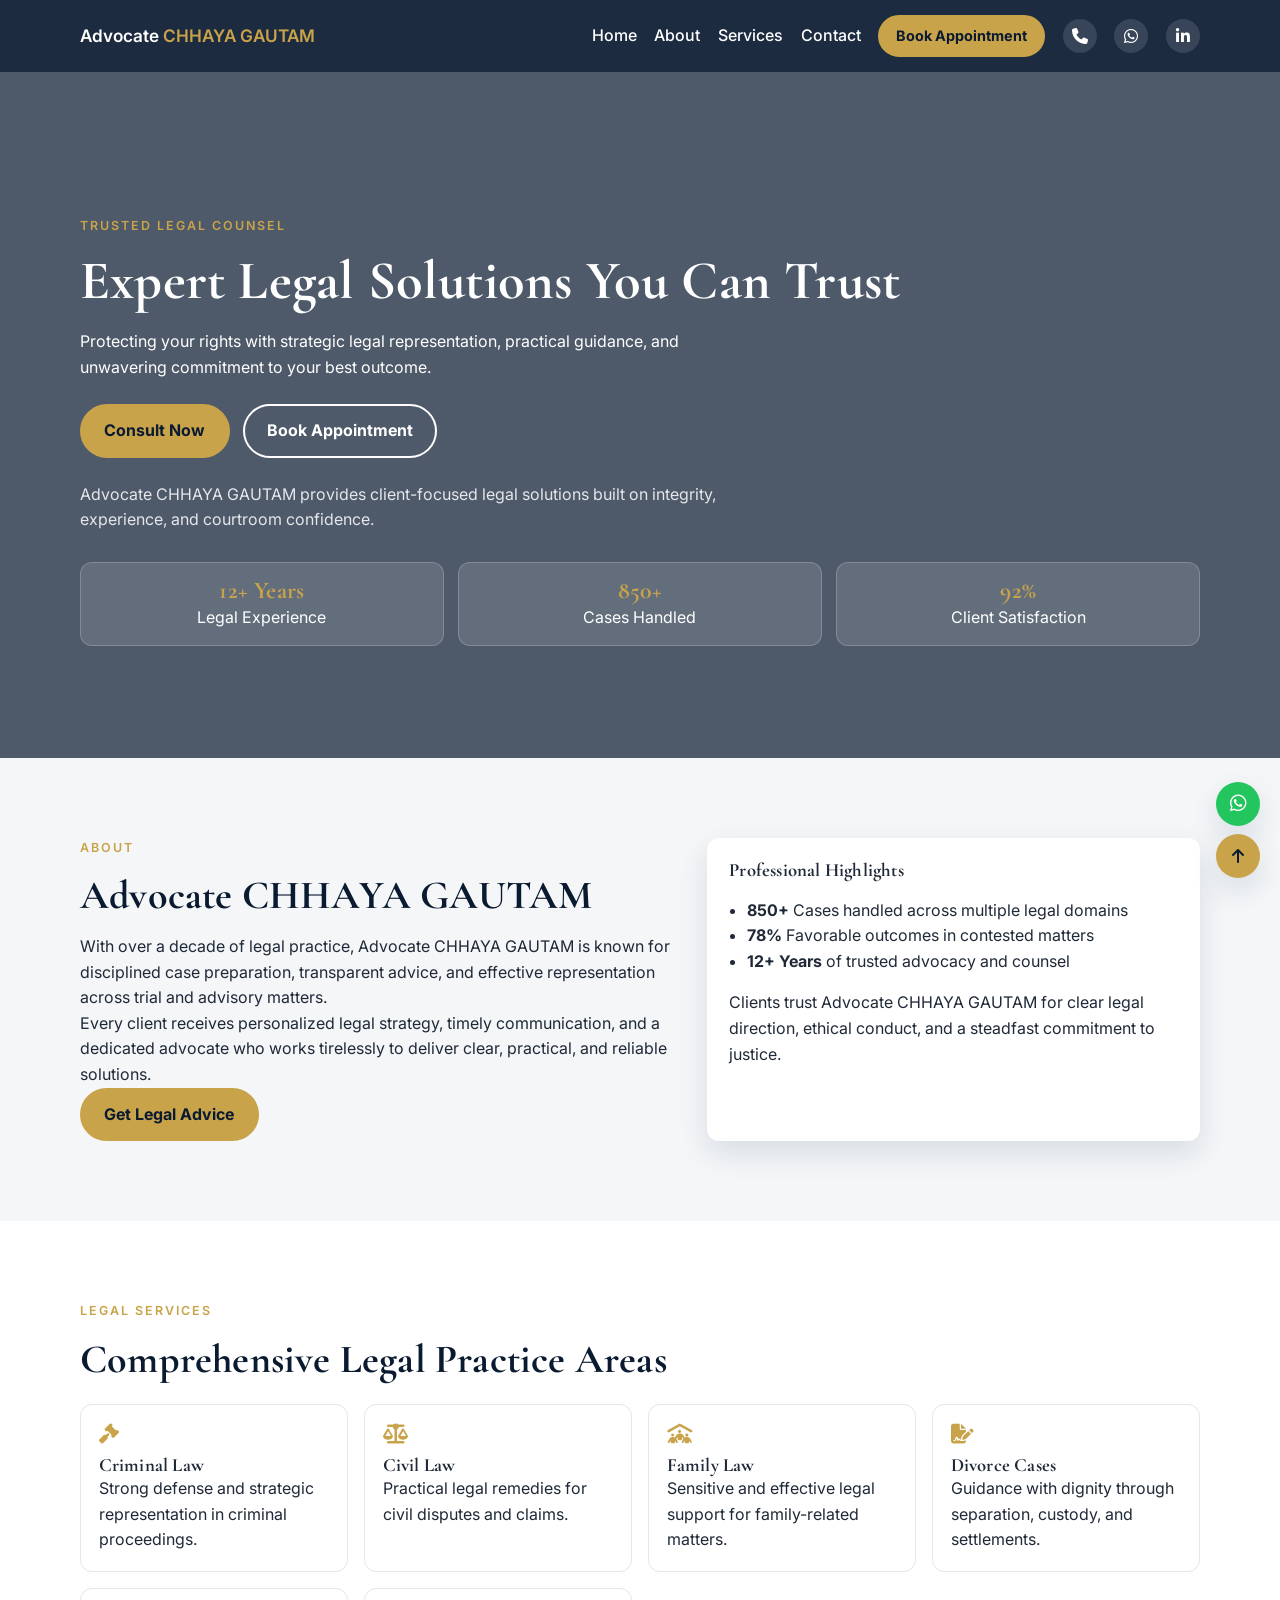
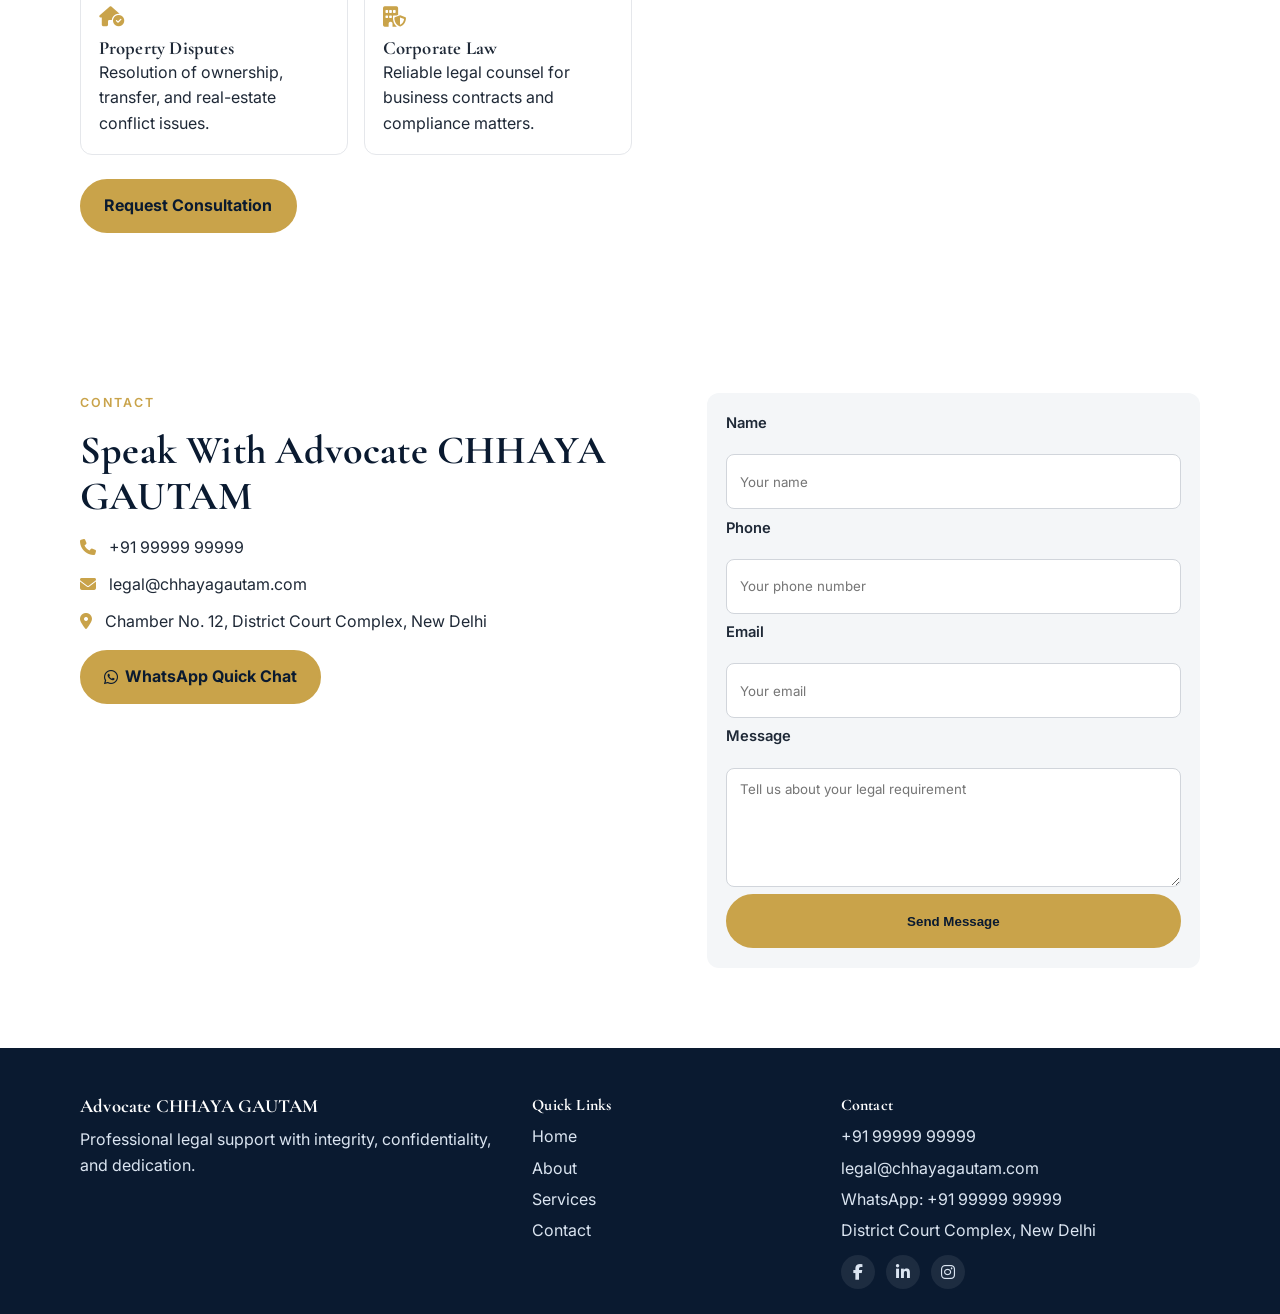
<file: index.html>
<!DOCTYPE html>
<html lang="en">
  <head>
    <meta charset="UTF-8" />
    <meta name="viewport" content="width=device-width, initial-scale=1.0" />
    <meta
      name="description"
      content="Advocate CHHAYA GAUTAM offers trusted legal services in criminal, civil, family, divorce, property, and corporate law. Book a consultation today."
    />
    <title>Advocate CHHAYA GAUTAM | Trusted Legal Solutions</title>
    <link rel="preconnect" href="https://fonts.googleapis.com" />
    <link rel="preconnect" href="https://fonts.gstatic.com" crossorigin />
    <link
      href="https://fonts.googleapis.com/css2?family=Cormorant+Garamond:wght@500;600;700&family=Inter:wght@400;500;600;700&display=swap"
      rel="stylesheet"
    />
    <link
      rel="stylesheet"
      href="https://cdnjs.cloudflare.com/ajax/libs/font-awesome/6.5.2/css/all.min.css"
      integrity="sha512-SnH5WK+bZxgPHs44uWIX+LLJAJ9/2PkPKZ5QiAj6Ta86w+fsb2TkR4j8R4t3Hh0Q0Q7AyjUar5+76PVCmYlYwA=="
      crossorigin="anonymous"
      referrerpolicy="no-referrer"
    />
    <link rel="stylesheet" href="styles.css" />
  </head>
  <body>
    <a class="floating-whatsapp" href="https://wa.me/919999999999" target="_blank" rel="noopener" aria-label="Chat on WhatsApp">
      <i class="fa-brands fa-whatsapp"></i>
    </a>

    <header class="site-header" id="top">
      <div class="container nav-wrap">
        <a class="brand" href="#home">Advocate <span>CHHAYA GAUTAM</span></a>
        <button class="menu-toggle" aria-label="Toggle Menu" aria-expanded="false">
          <span>Menu</span>
          <i class="fa-solid fa-bars"></i>
        </button>
        <nav class="main-nav">
          <a href="#home">Home</a>
          <a href="#about">About</a>
          <a href="#services">Services</a>
          <a href="#contact">Contact</a>
          <a class="btn btn-small" href="#contact">Book Appointment</a>
          <a class="nav-icon-link" href="tel:+919999999999" aria-label="Call now">
            <i class="fa-solid fa-phone"></i>
          </a>
          <a class="nav-icon-link" href="https://wa.me/919999999999" target="_blank" rel="noopener" aria-label="Chat on WhatsApp">
            <i class="fa-brands fa-whatsapp"></i>
          </a>
          <a class="nav-icon-link" href="#" aria-label="LinkedIn">
            <i class="fa-brands fa-linkedin-in"></i>
          </a>
        </nav>
      </div>
    </header>

    <main>
      <section class="hero section" id="home">
        <div class="hero-overlay"></div>
        <div class="container hero-content fade-up">
          <p class="eyebrow">Trusted Legal Counsel</p>
          <h1>Expert Legal Solutions You Can Trust</h1>
          <p>
            Protecting your rights with strategic legal representation, practical guidance,
            and unwavering commitment to your best outcome.
          </p>
          <div class="hero-cta">
            <a class="btn" href="#contact">Consult Now</a>
            <a class="btn btn-outline" href="#contact">Book Appointment</a>
          </div>
          <p class="intro-line">
            Advocate CHHAYA GAUTAM provides client-focused legal solutions built on
            integrity, experience, and courtroom confidence.
          </p>
          <div class="trust-grid">
            <article>
              <h3>12+ Years</h3>
              <p>Legal Experience</p>
            </article>
            <article>
              <h3>850+</h3>
              <p>Cases Handled</p>
            </article>
            <article>
              <h3>92%</h3>
              <p>Client Satisfaction</p>
            </article>
          </div>
        </div>
      </section>

      <section class="about section" id="about">
        <div class="container split fade-up">
          <div>
            <p class="eyebrow">About</p>
            <h2>Advocate CHHAYA GAUTAM</h2>
            <p>
              With over a decade of legal practice, Advocate CHHAYA GAUTAM is known for
              disciplined case preparation, transparent advice, and effective representation
              across trial and advisory matters.
            </p>
            <p>
              Every client receives personalized legal strategy, timely communication, and a
              dedicated advocate who works tirelessly to deliver clear, practical, and reliable
              solutions.
            </p>
            <a class="btn" href="#contact">Get Legal Advice</a>
          </div>
          <aside class="stats-card">
            <h3>Professional Highlights</h3>
            <ul>
              <li><strong>850+</strong> Cases handled across multiple legal domains</li>
              <li><strong>78%</strong> Favorable outcomes in contested matters</li>
              <li><strong>12+ Years</strong> of trusted advocacy and counsel</li>
            </ul>
            <p>
              Clients trust Advocate CHHAYA GAUTAM for clear legal direction, ethical conduct,
              and a steadfast commitment to justice.
            </p>
          </aside>
        </div>
      </section>

      <section class="services section" id="services">
        <div class="container fade-up">
          <p class="eyebrow">Legal Services</p>
          <h2>Comprehensive Legal Practice Areas</h2>
          <div class="services-grid">
            <article class="service-card">
              <i class="fa-solid fa-gavel"></i>
              <h3>Criminal Law</h3>
              <p>Strong defense and strategic representation in criminal proceedings.</p>
            </article>
            <article class="service-card">
              <i class="fa-solid fa-scale-balanced"></i>
              <h3>Civil Law</h3>
              <p>Practical legal remedies for civil disputes and claims.</p>
            </article>
            <article class="service-card">
              <i class="fa-solid fa-people-roof"></i>
              <h3>Family Law</h3>
              <p>Sensitive and effective legal support for family-related matters.</p>
            </article>
            <article class="service-card">
              <i class="fa-solid fa-file-signature"></i>
              <h3>Divorce Cases</h3>
              <p>Guidance with dignity through separation, custody, and settlements.</p>
            </article>
            <article class="service-card">
              <i class="fa-solid fa-house-circle-check"></i>
              <h3>Property Disputes</h3>
              <p>Resolution of ownership, transfer, and real-estate conflict issues.</p>
            </article>
            <article class="service-card">
              <i class="fa-solid fa-building-shield"></i>
              <h3>Corporate Law</h3>
              <p>Reliable legal counsel for business contracts and compliance matters.</p>
            </article>
          </div>
          <a class="btn services-cta" href="#contact">Request Consultation</a>
        </div>
      </section>

      <section class="contact section" id="contact">
        <div class="container split fade-up">
          <div>
            <p class="eyebrow">Contact</p>
            <h2>Speak With Advocate CHHAYA GAUTAM</h2>
            <ul class="contact-list">
              <li><i class="fa-solid fa-phone"></i> +91 99999 99999</li>
              <li><i class="fa-solid fa-envelope"></i> legal@chhayagautam.com</li>
              <li><i class="fa-solid fa-location-dot"></i> Chamber No. 12, District Court Complex, New Delhi</li>
            </ul>
            <a class="btn whatsapp-btn" href="https://wa.me/919999999999" target="_blank" rel="noopener">
              <i class="fa-brands fa-whatsapp"></i> WhatsApp Quick Chat
            </a>
            <iframe
              title="Office Location"
              loading="lazy"
              src="https://maps.google.com/maps?q=Delhi%20District%20Court&t=&z=13&ie=UTF8&iwloc=&output=embed"
            ></iframe>
          </div>
          <form class="contact-form" action="#" method="post">
            <label for="name">Name</label>
            <input id="name" name="name" type="text" placeholder="Your name" required />

            <label for="phone">Phone</label>
            <input id="phone" name="phone" type="tel" placeholder="Your phone number" required />

            <label for="email">Email</label>
            <input id="email" name="email" type="email" placeholder="Your email" required />

            <label for="message">Message</label>
            <textarea id="message" name="message" rows="5" placeholder="Tell us about your legal requirement" required></textarea>

            <button class="btn" type="submit">Send Message</button>
          </form>
        </div>
      </section>
    </main>

    <footer class="site-footer">
      <div class="container footer-grid">
        <div>
          <h3>Advocate CHHAYA GAUTAM</h3>
          <p>Professional legal support with integrity, confidentiality, and dedication.</p>
        </div>
        <div>
          <h4>Quick Links</h4>
          <ul>
            <li><a href="#home">Home</a></li>
            <li><a href="#about">About</a></li>
            <li><a href="#services">Services</a></li>
            <li><a href="#contact">Contact</a></li>
          </ul>
        </div>
        <div>
          <h4>Contact</h4>
          <ul>
            <li>+91 99999 99999</li>
            <li>legal@chhayagautam.com</li>
            <li>WhatsApp: +91 99999 99999</li>
            <li>District Court Complex, New Delhi</li>
          </ul>
          <div class="socials">
            <a href="#" aria-label="Facebook"><i class="fa-brands fa-facebook-f"></i></a>
            <a href="#" aria-label="LinkedIn"><i class="fa-brands fa-linkedin-in"></i></a>
            <a href="#" aria-label="Instagram"><i class="fa-brands fa-instagram"></i></a>
          </div>
        </div>
      </div>
      <a class="back-to-top" href="#top" aria-label="Back to top"><i class="fa-solid fa-arrow-up"></i></a>
    </footer>

    <div class="mobile-quick-actions" aria-label="Quick contact actions">
      <a href="tel:+919999999999" aria-label="Call now"><i class="fa-solid fa-phone"></i></a>
      <a href="https://wa.me/919999999999" target="_blank" rel="noopener" aria-label="Chat on WhatsApp"><i class="fa-brands fa-whatsapp"></i></a>
      <a href="#" aria-label="Open social media"><i class="fa-solid fa-share-nodes"></i></a>
    </div>

    <script src="script.js"></script>
  </body>
</html>
</file>
<file: styles.css>
:root {
  --navy: #0f2747;
  --navy-dark: #0a1a30;
  --gold: #c9a34a;
  --text: #1f2937;
  --muted: #6b7280;
  --white: #ffffff;
  --light: #f4f6f8;
  --radius: 12px;
  --shadow: 0 12px 30px rgba(15, 39, 71, 0.12);
}

* {
  box-sizing: border-box;
  margin: 0;
  padding: 0;
}

html {
  scroll-behavior: smooth;
}

body {
  font-family: 'Inter', sans-serif;
  color: var(--text);
  background: var(--white);
  line-height: 1.6;
}

h1,
h2,
h3,
h4 {
  font-family: 'Cormorant Garamond', serif;
  line-height: 1.15;
  letter-spacing: 0.2px;
}

a {
  color: inherit;
  text-decoration: none;
}

.container {
  width: min(1120px, 92%);
  margin: 0 auto;
}

.section {
  padding: 5rem 0;
}

.eyebrow {
  text-transform: uppercase;
  font-size: 0.78rem;
  letter-spacing: 2px;
  color: var(--gold);
  font-weight: 600;
  margin-bottom: 0.9rem;
}

.btn {
  display: inline-flex;
  align-items: center;
  justify-content: center;
  gap: 0.4rem;
  background: var(--gold);
  color: var(--navy-dark);
  padding: 0.75rem 1.4rem;
  border-radius: 999px;
  font-weight: 700;
  border: 2px solid var(--gold);
  transition: transform 0.2s ease, box-shadow 0.2s ease, background 0.2s ease;
}

.btn:hover {
  transform: translateY(-2px);
  box-shadow: 0 10px 20px rgba(201, 163, 74, 0.3);
}

.btn-outline {
  background: transparent;
  color: var(--white);
  border-color: var(--white);
}

.btn-small {
  padding: 0.45rem 1rem;
  font-size: 0.9rem;
}

.site-header {
  position: sticky;
  top: 0;
  z-index: 20;
  background: rgba(10, 26, 48, 0.92);
  backdrop-filter: blur(10px);
}

.nav-wrap {
  display: flex;
  align-items: center;
  justify-content: space-between;
  min-height: 72px;
}

.brand {
  color: var(--white);
  font-weight: 600;
  font-size: 1.08rem;
}

.brand span {
  color: var(--gold);
}

.main-nav {
  display: flex;
  align-items: center;
  gap: 1.1rem;
  color: var(--white);
  font-weight: 500;
}

.main-nav a:hover {
  color: var(--gold);
}

.nav-icon-link {
  width: 34px;
  height: 34px;
  border-radius: 50%;
  background: rgba(255, 255, 255, 0.12);
  display: grid;
  place-items: center;
}

.menu-toggle {
  display: none;
  background: transparent;
  align-items: center;
  gap: 0.45rem;
  border: none;
  color: var(--white);
  font-weight: 700;
  text-transform: uppercase;
  letter-spacing: 1px;
  font-size: 1.2rem;
}

.hero {
  position: relative;
  background: linear-gradient(rgba(10, 26, 48, 0.72), rgba(10, 26, 48, 0.72)),
    url('https://images.unsplash.com/photo-1589829545856-d10d557cf95f?auto=format&fit=crop&w=1600&q=80') center/cover no-repeat;
  color: var(--white);
}

.hero-content {
  position: relative;
  padding: 4rem 0 2rem;
}

.hero h1 {
  font-size: clamp(2rem, 5vw, 3.4rem);
  margin-bottom: 1rem;
}

.hero p {
  max-width: 680px;
}

.hero-cta {
  display: flex;
  flex-wrap: wrap;
  gap: 0.8rem;
  margin: 1.5rem 0;
}

.intro-line {
  color: #e5e7eb;
}

.trust-grid {
  margin-top: 1.8rem;
  display: grid;
  grid-template-columns: repeat(auto-fit, minmax(160px, 1fr));
  gap: 0.9rem;
}

.trust-grid article {
  background: rgba(255, 255, 255, 0.12);
  border: 1px solid rgba(255, 255, 255, 0.2);
  border-radius: var(--radius);
  padding: 0.9rem;
  text-align: center;
}

.trust-grid h3 {
  color: var(--gold);
  font-size: 1.5rem;
}

.about {
  background: var(--light);
}

.split {
  display: grid;
  grid-template-columns: 1.1fr 0.9fr;
  gap: 1.5rem;
}

.about h2,
.services h2,
.contact h2 {
  font-size: clamp(1.8rem, 4vw, 2.5rem);
  margin-bottom: 1rem;
  color: var(--navy-dark);
}

.stats-card {
  background: var(--white);
  border-radius: var(--radius);
  padding: 1.4rem;
  box-shadow: var(--shadow);
}

.stats-card ul {
  margin: 1rem 0;
  padding-left: 1.1rem;
}

.services-grid {
  display: grid;
  grid-template-columns: repeat(4, 1fr);
  gap: 1rem;
  margin-top: 1.4rem;
}

.service-card {
  background: var(--white);
  border-radius: var(--radius);
  padding: 1.1rem;
  border: 1px solid #e5e7eb;
  transition: transform 0.2s ease, box-shadow 0.2s ease;
}

.service-card i {
  font-size: 1.25rem;
  color: var(--gold);
  margin-bottom: 0.7rem;
}

.service-card:hover {
  transform: translateY(-4px);
  box-shadow: var(--shadow);
}

.services-cta {
  margin-top: 1.5rem;
}

.contact-list {
  list-style: none;
  margin: 1rem 0;
  display: grid;
  gap: 0.7rem;
}

.contact-list i {
  color: var(--gold);
  margin-right: 0.55rem;
}

.whatsapp-btn {
  margin-bottom: 1rem;
}

iframe {
  width: 100%;
  border: 0;
  border-radius: var(--radius);
  height: 240px;
}

.contact-form {
  background: var(--light);
  border-radius: var(--radius);
  padding: 1.2rem;
  display: grid;
  gap: 0.45rem;
}

.contact-form label {
  font-weight: 600;
  font-size: 0.92rem;
}

.contact-form input,
.contact-form textarea {
  padding: 0.8rem;
  border: 1px solid #d1d5db;
  border-radius: 8px;
  font-family: inherit;
}

.site-footer {
  background: var(--navy-dark);
  color: #dbe5f1;
  padding: 3rem 0 1.6rem;
  position: relative;
}

.footer-grid {
  display: grid;
  grid-template-columns: 1.2fr 0.8fr 1fr;
  gap: 1.3rem;
}

.site-footer h3,
.site-footer h4 {
  color: var(--white);
  margin-bottom: 0.65rem;
}

.site-footer ul {
  list-style: none;
  display: grid;
  gap: 0.35rem;
}

.socials {
  margin-top: 0.7rem;
  display: flex;
  gap: 0.7rem;
}

.socials a {
  width: 34px;
  height: 34px;
  border-radius: 50%;
  background: rgba(255, 255, 255, 0.08);
  display: grid;
  place-items: center;
}

.back-to-top,
.floating-whatsapp {
  position: fixed;
  right: 20px;
  width: 44px;
  height: 44px;
  border-radius: 50%;
  display: grid;
  place-items: center;
  color: var(--white);
  z-index: 30;
  box-shadow: var(--shadow);
}

.back-to-top {
  bottom: 22px;
  background: var(--gold);
  color: var(--navy-dark);
}

.floating-whatsapp {
  bottom: 74px;
  background: #22c55e;
  font-size: 1.2rem;
}

.mobile-quick-actions {
  display: none;
}

.fade-up {
  opacity: 0;
  transform: translateY(18px);
  transition: opacity 0.55s ease, transform 0.55s ease;
}

.fade-up.visible {
  opacity: 1;
  transform: translateY(0);
}

@media (max-width: 1024px) {
  .services-grid {
    grid-template-columns: repeat(2, 1fr);
  }

  .split,
  .footer-grid {
    grid-template-columns: 1fr;
  }
}

@media (max-width: 760px) {
  .menu-toggle {
    display: inline-flex;
  }

  .main-nav {
    position: absolute;
    inset: 72px 0 auto 0;
    background: var(--navy-dark);
    padding: 1rem 4%;
    display: none;
    flex-direction: column;
    align-items: flex-start;
  }

  .nav-icon-link {
    display: none;
  }

  .main-nav.open {
    display: flex;
  }

  .services-grid {
    grid-template-columns: 1fr;
  }

  .section {
    padding: 4rem 0;
  }

  .mobile-quick-actions {
    position: fixed;
    left: 50%;
    transform: translateX(-50%);
    bottom: 16px;
    display: flex;
    gap: 0.75rem;
    background: var(--navy-dark);
    border-radius: 999px;
    padding: 0.5rem 0.75rem;
    z-index: 35;
    box-shadow: var(--shadow);
  }

  .mobile-quick-actions a {
    width: 38px;
    height: 38px;
    border-radius: 50%;
    display: grid;
    place-items: center;
    background: rgba(255, 255, 255, 0.1);
    color: var(--white);
  }
}
</file>
